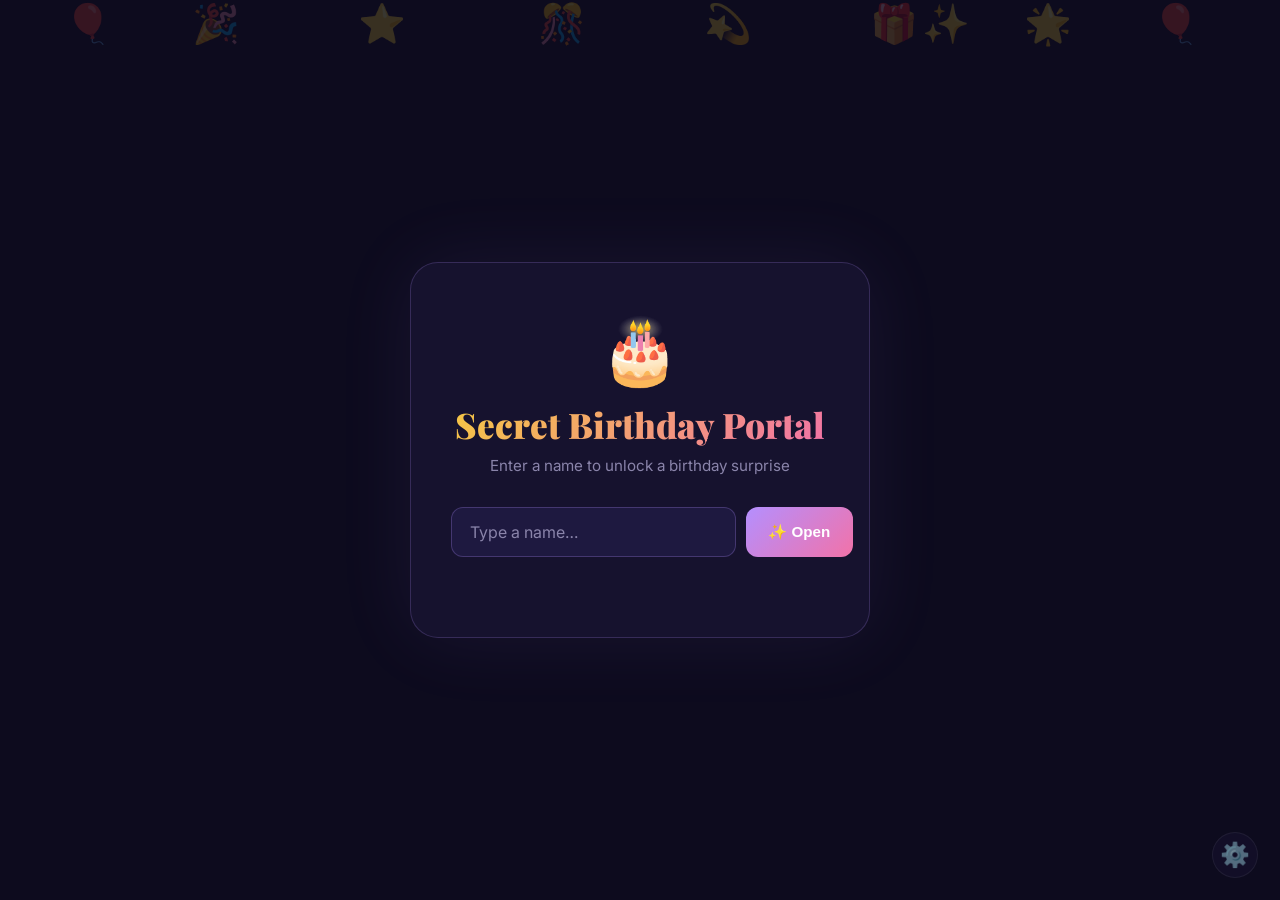
<file: index.html>
<!DOCTYPE html>
<html lang="en">
<head>
  <meta charset="UTF-8" />
  <meta name="viewport" content="width=device-width, initial-scale=1.0"/>
  <title>Birthday Wishes 🎂</title>
  <link href="https://fonts.googleapis.com/css2?family=Playfair+Display:wght@700;900&family=Inter:wght@400;500;600&display=swap" rel="stylesheet"/>
  <link rel="stylesheet" href="style.css"/>
</head>
<body>

  <!-- LOGIN SCREEN -->
  <div class="screen" id="loginScreen">
    <div class="login-card">
      <div class="cake-icon">🎂</div>
      <h1 class="brand">Secret Birthday Portal</h1>
      <p class="subtitle">Enter a name to unlock a birthday surprise</p>
      <div class="input-wrap">
        <input
          type="text"
          id="nameInput"
          placeholder="Type a name…"
          autocomplete="off"
          spellcheck="false"
        />
        <button id="unlockBtn" onclick="checkName()">✨ Open</button>
      </div>
      <p class="hint" id="hintMsg"></p>
    </div>
    <div class="floating-bg">
      <span>🎈</span><span>🎉</span><span>⭐</span>
      <span>🎊</span><span>💫</span><span>🎁</span>
      <span>🌟</span><span>🎈</span><span>✨</span>
    </div>
  </div>

  <!-- WISH SCREEN -->
  <div class="screen hidden" id="wishScreen">
    <canvas id="confettiCanvas"></canvas>

    <div class="wish-content">
      <div class="cake-big" id="cakeAnim">🎂</div>
      <h1 class="wish-name" id="wishName">Happy Birthday!</h1>
      <p class="wish-message" id="wishMessage"></p>

      <div class="candles" id="candlesRow"></div>

      </div>

      <button class="back-btn" onclick="goBack()">← Try Another Name</button>
    </div>
  </div>

  <!-- MANAGE SCREEN link -->
  <a href="manage.html" class="manage-link" title="Manage Names">⚙️</a>

  <script src="app.js"></script>
</body>
</html>
</file>
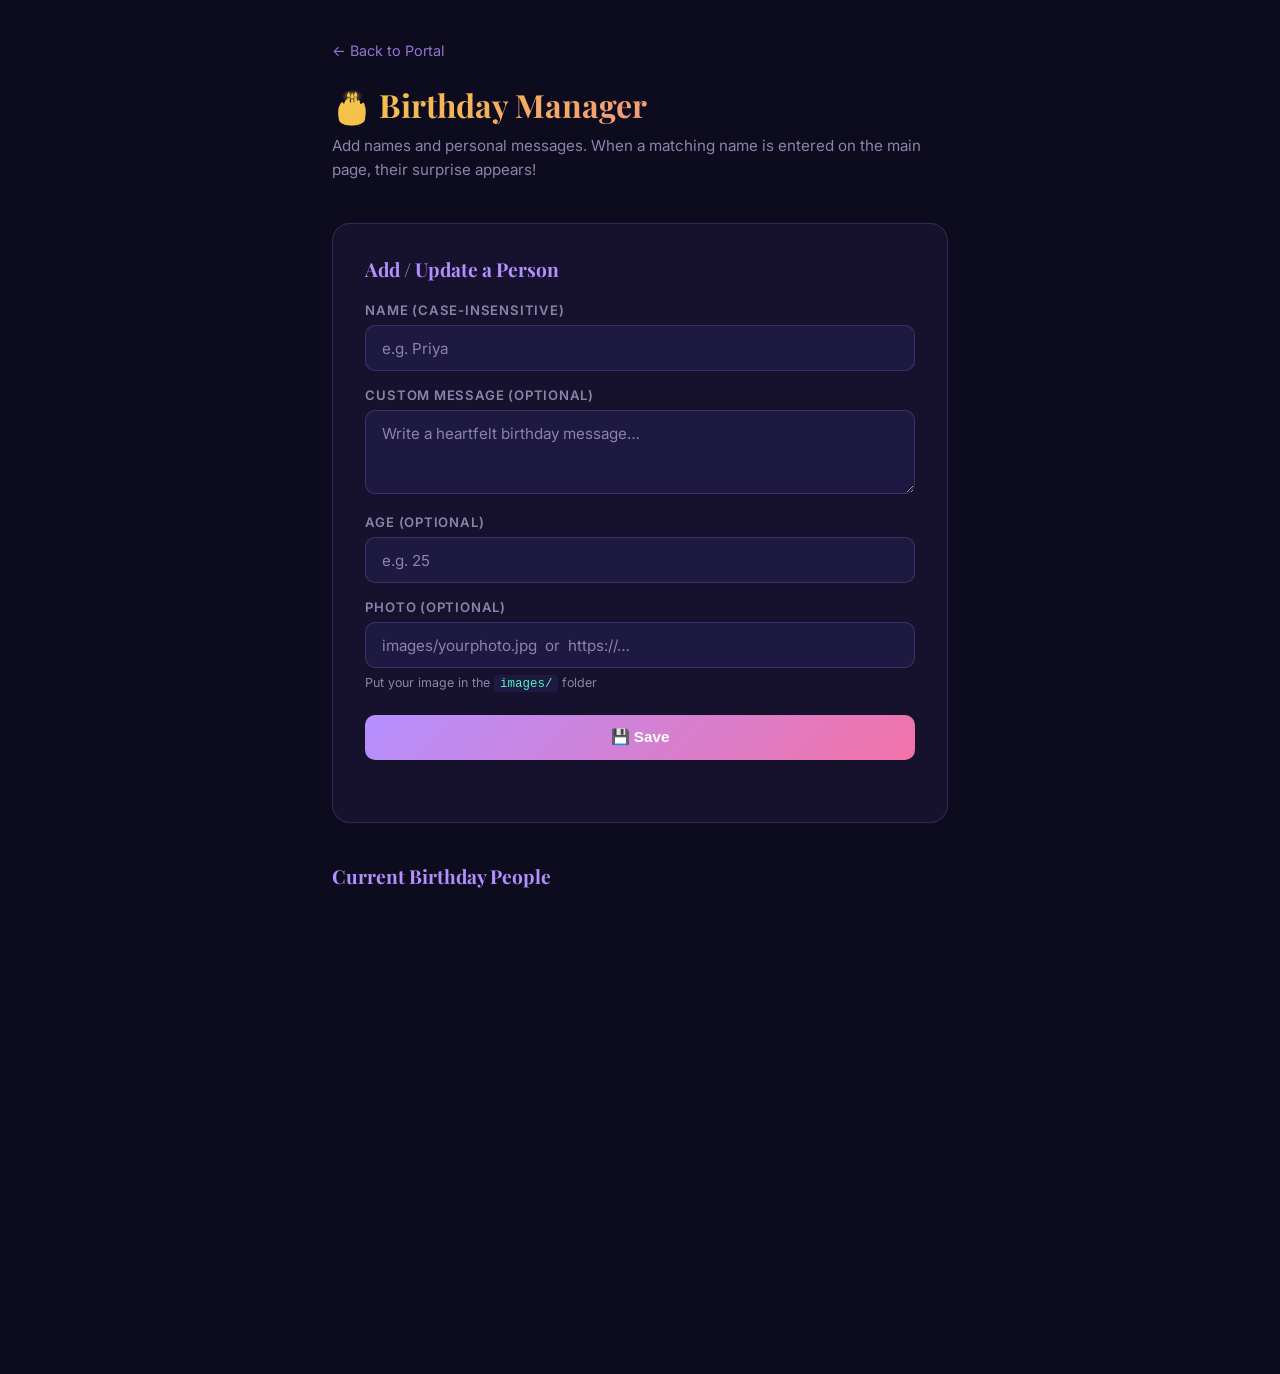
<file: manage.html>
<!DOCTYPE html>
<html lang="en">
<head>
  <meta charset="UTF-8"/>
  <meta name="viewport" content="width=device-width, initial-scale=1.0"/>
  <title>Manage Birthdays ⚙️</title>
  <link href="https://fonts.googleapis.com/css2?family=Playfair+Display:wght@700&family=Inter:wght@400;500;600&display=swap" rel="stylesheet"/>
  <link rel="stylesheet" href="style.css"/>
</head>
<body class="manage-page">
  <div class="manage-container">
    <a href="index.html" class="back-link">← Back to Portal</a>
    <h1 class="manage-title">🎂 Birthday Manager</h1>
    <p class="manage-sub">Add names and personal messages. When a matching name is entered on the main page, their surprise appears!</p>

    <div class="add-form">
      <h2>Add / Update a Person</h2>
      <label>Name (case-insensitive)</label>
      <input type="text" id="mgName" placeholder="e.g. Priya"/>
      <label>Custom Message (optional)</label>
      <textarea id="mgMessage" rows="3" placeholder="Write a heartfelt birthday message…"></textarea>
      <label>Age (optional)</label>
      <input type="number" id="mgAge" placeholder="e.g. 25" min="1" max="120"/>
      <label>Photo (optional)</label>
      <div class="photo-input-row">
        <input type="text" id="mgPhoto" placeholder="images/yourphoto.jpg  or  https://…"/>
        <span class="photo-hint">Put your image in the <code>images/</code> folder</span>
      </div>
      <button class="add-btn" onclick="addPerson()">💾 Save</button>
      <p class="save-status" id="saveStatus"></p>
    </div>

    <div class="people-list">
      <h2>Current Birthday People</h2>
      <div id="listContainer"></div>
    </div>
  </div>
  <script src="app.js"></script>
  <script>renderList();</script>
</body>
</html>
</file>
<file: style.css>
/* ── Reset & Base ── */
*, *::before, *::after { box-sizing: border-box; margin: 0; padding: 0; }

:root {
  --bg:       #0d0b1e;
  --surface:  #16122e;
  --card:     #1e1940;
  --gold:     #f5c842;
  --pink:     #f272a8;
  --lavender: #b48fff;
  --teal:     #4ef0c4;
  --white:    #f4f0ff;
  --muted:    #8a84aa;
  --radius:   18px;
  --font-display: 'Playfair Display', serif;
  --font-body:    'Inter', sans-serif;
}

html, body {
  height: 100%;
  background: var(--bg);
  color: var(--white);
  font-family: var(--font-body);
  overflow-x: hidden;
}

/* ── Screens ── */
.screen {
  min-height: 100vh;
  display: flex;
  align-items: center;
  justify-content: center;
  position: relative;
}
.hidden { display: none !important; }

/* ── Floating BG ── */
.floating-bg {
  position: fixed;
  inset: 0;
  pointer-events: none;
  z-index: 0;
  overflow: hidden;
}
.floating-bg span {
  position: absolute;
  font-size: clamp(1.4rem, 3vw, 2.4rem);
  animation: floatUp 14s infinite ease-in-out;
  opacity: 0.18;
}
.floating-bg span:nth-child(1)  { left: 5%;  animation-delay: 0s;   animation-duration: 13s; }
.floating-bg span:nth-child(2)  { left: 15%; animation-delay: 2s;   animation-duration: 16s; }
.floating-bg span:nth-child(3)  { left: 28%; animation-delay: 1s;   animation-duration: 11s; }
.floating-bg span:nth-child(4)  { left: 42%; animation-delay: 3.5s; animation-duration: 14s; }
.floating-bg span:nth-child(5)  { left: 55%; animation-delay: 0.5s; animation-duration: 17s; }
.floating-bg span:nth-child(6)  { left: 68%; animation-delay: 4s;   animation-duration: 12s; }
.floating-bg span:nth-child(7)  { left: 80%; animation-delay: 1.5s; animation-duration: 15s; }
.floating-bg span:nth-child(8)  { left: 90%; animation-delay: 2.5s; animation-duration: 10s; }
.floating-bg span:nth-child(9)  { left: 72%; animation-delay: 3s;   animation-duration: 18s; }
@keyframes floatUp {
  0%   { transform: translateY(110vh) rotate(0deg);   opacity: 0; }
  10%  { opacity: 0.2; }
  90%  { opacity: 0.15; }
  100% { transform: translateY(-10vh) rotate(360deg); opacity: 0; }
}

/* ── Login Card ── */
.login-card {
  position: relative;
  z-index: 1;
  background: var(--surface);
  border: 1px solid rgba(180,143,255,.2);
  border-radius: 28px;
  padding: 3rem 2.5rem;
  max-width: 460px;
  width: 90%;
  text-align: center;
  box-shadow: 0 0 80px rgba(180,143,255,.08);
}

.cake-icon {
  font-size: 4rem;
  display: block;
  animation: pulse 2.4s ease-in-out infinite;
  margin-bottom: .8rem;
}
@keyframes pulse {
  0%, 100% { transform: scale(1); }
  50%       { transform: scale(1.12); }
}

.brand {
  font-family: var(--font-display);
  font-size: clamp(1.6rem, 4vw, 2.2rem);
  font-weight: 900;
  background: linear-gradient(135deg, var(--gold), var(--pink));
  -webkit-background-clip: text;
  -webkit-text-fill-color: transparent;
  background-clip: text;
  margin-bottom: .5rem;
}

.subtitle {
  color: var(--muted);
  font-size: .95rem;
  margin-bottom: 2rem;
}

.input-wrap {
  display: flex;
  gap: .6rem;
}

.input-wrap input {
  flex: 1;
  background: var(--card);
  border: 1.5px solid rgba(180,143,255,.25);
  border-radius: 12px;
  padding: .85rem 1.1rem;
  color: var(--white);
  font-family: var(--font-body);
  font-size: 1rem;
  outline: none;
  transition: border-color .2s;
}
.input-wrap input:focus { border-color: var(--lavender); }
.input-wrap input::placeholder { color: var(--muted); }

.input-wrap button {
  background: linear-gradient(135deg, var(--lavender), var(--pink));
  border: none;
  border-radius: 12px;
  padding: .85rem 1.4rem;
  color: #fff;
  font-weight: 600;
  font-size: .95rem;
  cursor: pointer;
  white-space: nowrap;
  transition: transform .15s, opacity .15s;
}
.input-wrap button:hover  { opacity: .88; transform: scale(1.03); }
.input-wrap button:active { transform: scale(.97); }

.hint {
  margin-top: 1rem;
  font-size: .88rem;
  min-height: 1.2em;
  color: var(--pink);
}

/* ── Manage link ── */
.manage-link {
  position: fixed;
  bottom: 1.4rem;
  right: 1.4rem;
  z-index: 10;
  font-size: 1.5rem;
  background: var(--surface);
  border: 1px solid rgba(255,255,255,.1);
  border-radius: 50%;
  width: 46px; height: 46px;
  display: flex; align-items: center; justify-content: center;
  text-decoration: none;
  opacity: .6;
  transition: opacity .2s;
}
.manage-link:hover { opacity: 1; }

/* ── Confetti Canvas ── */
#confettiCanvas {
  position: fixed;
  inset: 0;
  pointer-events: none;
  z-index: 0;
}

/* ── Wish Screen ── */
.wish-content {
  position: relative;
  z-index: 1;
  display: flex;
  flex-direction: column;
  align-items: center;
  gap: 1.4rem;
  padding: 2rem 1.2rem;
  max-width: 580px;
  width: 95%;
  text-align: center;
}

.cake-big {
  font-size: clamp(4rem, 10vw, 6.5rem);
  animation: bounce 1s ease infinite alternate;
}
@keyframes bounce {
  from { transform: translateY(0); }
  to   { transform: translateY(-14px); }
}

.wish-name {
  font-family: var(--font-display);
  font-size: clamp(2rem, 6vw, 3.2rem);
  font-weight: 900;
  background: linear-gradient(135deg, var(--gold), var(--pink), var(--lavender));
  -webkit-background-clip: text;
  -webkit-text-fill-color: transparent;
  background-clip: text;
  line-height: 1.15;
}

.wish-message {
  color: var(--muted);
  font-size: 1.05rem;
  max-width: 380px;
  line-height: 1.6;
}

/* ── Candles row ── */
.candles {
  display: flex;
  gap: .5rem;
  flex-wrap: wrap;
  justify-content: center;
  font-size: 1.6rem;
}

/* ── Flip Card ── */
.card-container {
  perspective: 900px;
  width: min(320px, 88vw);
  height: 190px;
}
.wish-card {
  width: 100%; height: 100%;
  cursor: pointer;
  transform-style: preserve-3d;
  transition: transform .7s cubic-bezier(.4,0,.2,1);
}
.wish-card.flipped { transform: rotateY(180deg); }

.card-front, .card-back {
  position: absolute;
  inset: 0;
  border-radius: var(--radius);
  backface-visibility: hidden;
  display: flex;
  align-items: center;
  justify-content: center;
  padding: 1.5rem;
}
.card-front {
  background: linear-gradient(135deg, #1e1940 0%, #2a1f5e 100%);
  border: 1.5px solid rgba(180,143,255,.3);
  font-size: 1.6rem;
}
.card-back {
  background: linear-gradient(135deg, var(--pink) 0%, var(--lavender) 100%);
  transform: rotateY(180deg);
  color: #fff;
  font-size: 1rem;
  line-height: 1.6;
  font-weight: 500;
  text-align: center;
  flex-direction: column;
  gap: .6rem;
}

#cardPhotoWrap {
  width: 72px;
  height: 72px;
  border-radius: 50%;
  overflow: hidden;
  border: 3px solid rgba(255,255,255,.7);
  flex-shrink: 0;
}

#cardPhoto {
  width: 100%;
  height: 100%;
  object-fit: cover;
  display: block;
}

.tap-hint {
  color: var(--muted);
  font-size: .9rem;
}

.back-btn {
  background: transparent;
  border: 1.5px solid rgba(180,143,255,.3);
  color: var(--lavender);
  border-radius: 10px;
  padding: .7rem 1.5rem;
  font-size: .9rem;
  cursor: pointer;
  transition: background .2s, color .2s;
  font-family: var(--font-body);
}
.back-btn:hover {
  background: rgba(180,143,255,.1);
  color: #fff;
}

/* ── Manage Page ── */
.manage-page { display: block; min-height: 100vh; }

.manage-container {
  max-width: 660px;
  margin: 0 auto;
  padding: 2.5rem 1.4rem 4rem;
}

.back-link {
  display: inline-block;
  color: var(--lavender);
  text-decoration: none;
  font-size: .9rem;
  margin-bottom: 1.5rem;
  opacity: .8;
  transition: opacity .2s;
}
.back-link:hover { opacity: 1; }

.manage-title {
  font-family: var(--font-display);
  font-size: 2rem;
  font-weight: 700;
  background: linear-gradient(135deg, var(--gold), var(--pink));
  -webkit-background-clip: text;
  -webkit-text-fill-color: transparent;
  background-clip: text;
  margin-bottom: .5rem;
}

.manage-sub {
  color: var(--muted);
  font-size: .95rem;
  margin-bottom: 2.5rem;
  line-height: 1.6;
}

.add-form {
  background: var(--surface);
  border: 1px solid rgba(180,143,255,.18);
  border-radius: var(--radius);
  padding: 2rem;
  margin-bottom: 2.5rem;
}

.add-form h2 {
  font-family: var(--font-display);
  font-size: 1.2rem;
  margin-bottom: 1.3rem;
  color: var(--lavender);
}

.add-form label {
  display: block;
  font-size: .82rem;
  font-weight: 600;
  color: var(--muted);
  letter-spacing: .06em;
  text-transform: uppercase;
  margin-bottom: .4rem;
  margin-top: 1rem;
}
.add-form label:first-of-type { margin-top: 0; }

.add-form input,
.add-form textarea {
  width: 100%;
  background: var(--card);
  border: 1.5px solid rgba(180,143,255,.2);
  border-radius: 10px;
  padding: .8rem 1rem;
  color: var(--white);
  font-family: var(--font-body);
  font-size: .95rem;
  outline: none;
  resize: vertical;
  transition: border-color .2s;
}
.add-form input:focus,
.add-form textarea:focus { border-color: var(--lavender); }
.add-form input::placeholder,
.add-form textarea::placeholder { color: var(--muted); }

.add-btn {
  margin-top: 1.5rem;
  background: linear-gradient(135deg, var(--lavender), var(--pink));
  border: none;
  border-radius: 10px;
  padding: .85rem 2rem;
  color: #fff;
  font-weight: 600;
  font-size: .95rem;
  cursor: pointer;
  width: 100%;
  transition: opacity .2s;
}
.add-btn:hover { opacity: .88; }

.save-status {
  text-align: center;
  margin-top: .8rem;
  font-size: .9rem;
  color: var(--teal);
  min-height: 1.2em;
}

.people-list { }
.people-list h2 {
  font-family: var(--font-display);
  font-size: 1.2rem;
  color: var(--lavender);
  margin-bottom: 1rem;
}

.person-row {
  display: flex;
  align-items: center;
  justify-content: space-between;
  background: var(--surface);
  border: 1px solid rgba(180,143,255,.12);
  border-radius: 12px;
  padding: .9rem 1.2rem;
  margin-bottom: .7rem;
  gap: 1rem;
}

.person-info { flex: 1; }
.person-name { font-weight: 600; font-size: 1rem; color: var(--white); }
.person-msg  { font-size: .82rem; color: var(--muted); margin-top: .2rem; white-space: nowrap; overflow: hidden; text-overflow: ellipsis; max-width: 340px; }

.delete-btn {
  background: transparent;
  border: 1px solid rgba(242,114,168,.3);
  color: var(--pink);
  border-radius: 8px;
  padding: .4rem .8rem;
  font-size: .8rem;
  cursor: pointer;
  white-space: nowrap;
  transition: background .2s;
}
.delete-btn:hover { background: rgba(242,114,168,.15); }

.empty-state {
  color: var(--muted);
  font-size: .95rem;
  text-align: center;
  padding: 2rem 0;
}

.photo-input-row {
  display: flex;
  flex-direction: column;
  gap: .4rem;
}

.photo-hint {
  font-size: .78rem;
  color: var(--muted);
}

.photo-hint code {
  background: var(--card);
  padding: .1rem .35rem;
  border-radius: 4px;
  color: var(--teal);
  font-size: .78rem;
}
</file>
